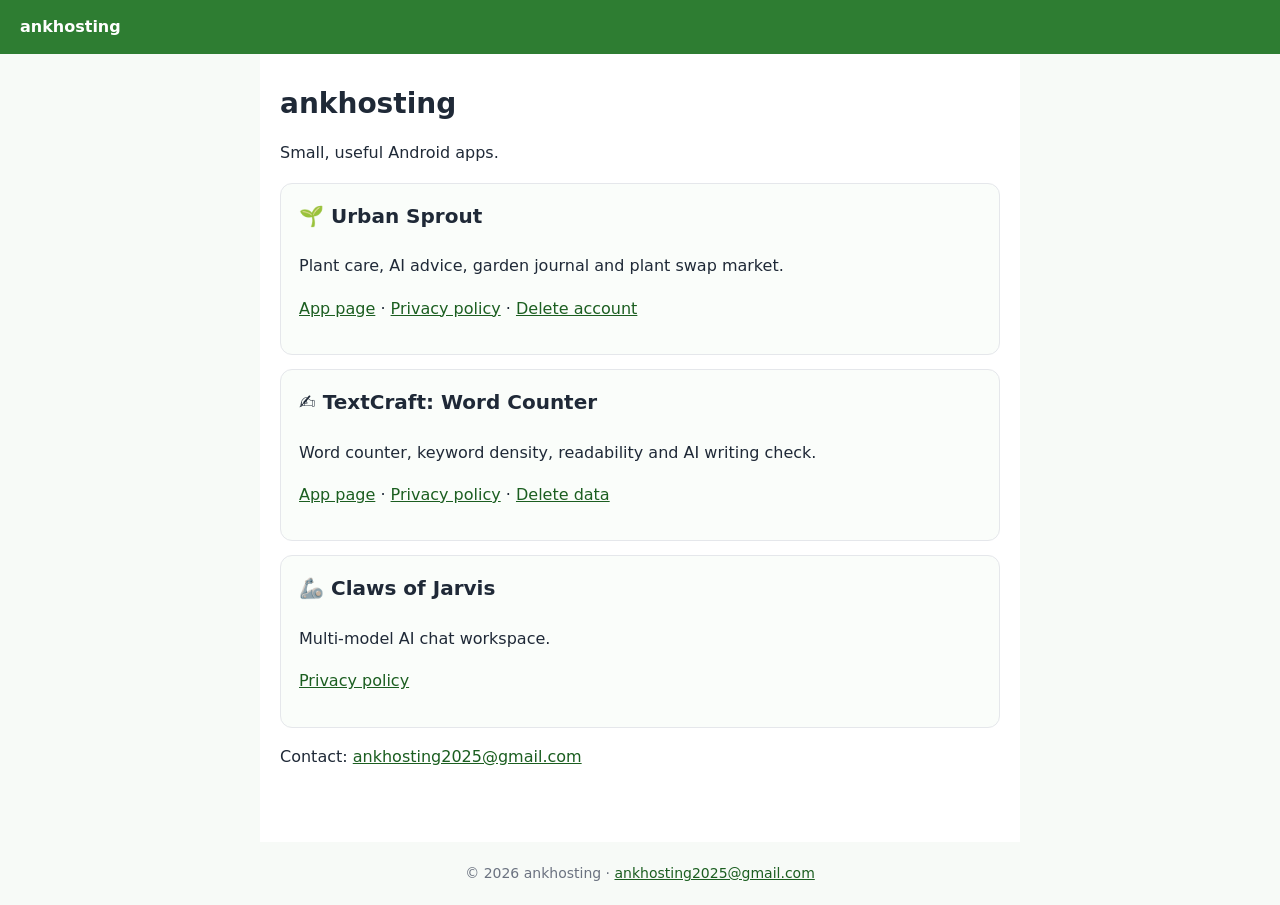
<file: index.html>
<!doctype html>
<html lang="en"><head><meta charset="utf-8"><meta name="viewport" content="width=device-width,initial-scale=1">
<title>ankhosting: Android apps</title><meta name="description" content="ankhosting: Android apps">
<link rel="stylesheet" href="assets/style.css"></head>
<body><header><a href="./">ankhosting</a></header>
<main>
<h1>ankhosting</h1><p>Small, useful Android apps.</p>
<div class="card"><h2 style="margin-top:0;border:0">🌱 Urban Sprout</h2><p>Plant care, AI advice, garden journal and plant swap market.</p><p><a href="urban-sprout/">App page</a> &middot; <a href="urban-sprout/privacy.html">Privacy policy</a> &middot; <a href="urban-sprout/delete-account.html">Delete account</a></p></div>
<div class="card"><h2 style="margin-top:0;border:0">✍️ TextCraft: Word Counter</h2><p>Word counter, keyword density, readability and AI writing check.</p><p><a href="textcraft/">App page</a> &middot; <a href="textcraft/privacy.html">Privacy policy</a> &middot; <a href="textcraft/delete-account.html">Delete data</a></p></div>
<div class="card"><h2 style="margin-top:0;border:0">🦾 Claws of Jarvis</h2><p>Multi-model AI chat workspace.</p><p><a href="claws/privacy.html">Privacy policy</a></p></div>
<p>Contact: <a href="mailto:ankhosting2025@gmail.com">ankhosting2025@gmail.com</a></p>
</main><footer>&copy; 2026 ankhosting · <a href="mailto:ankhosting2025@gmail.com">ankhosting2025@gmail.com</a></footer></body></html>
</file>
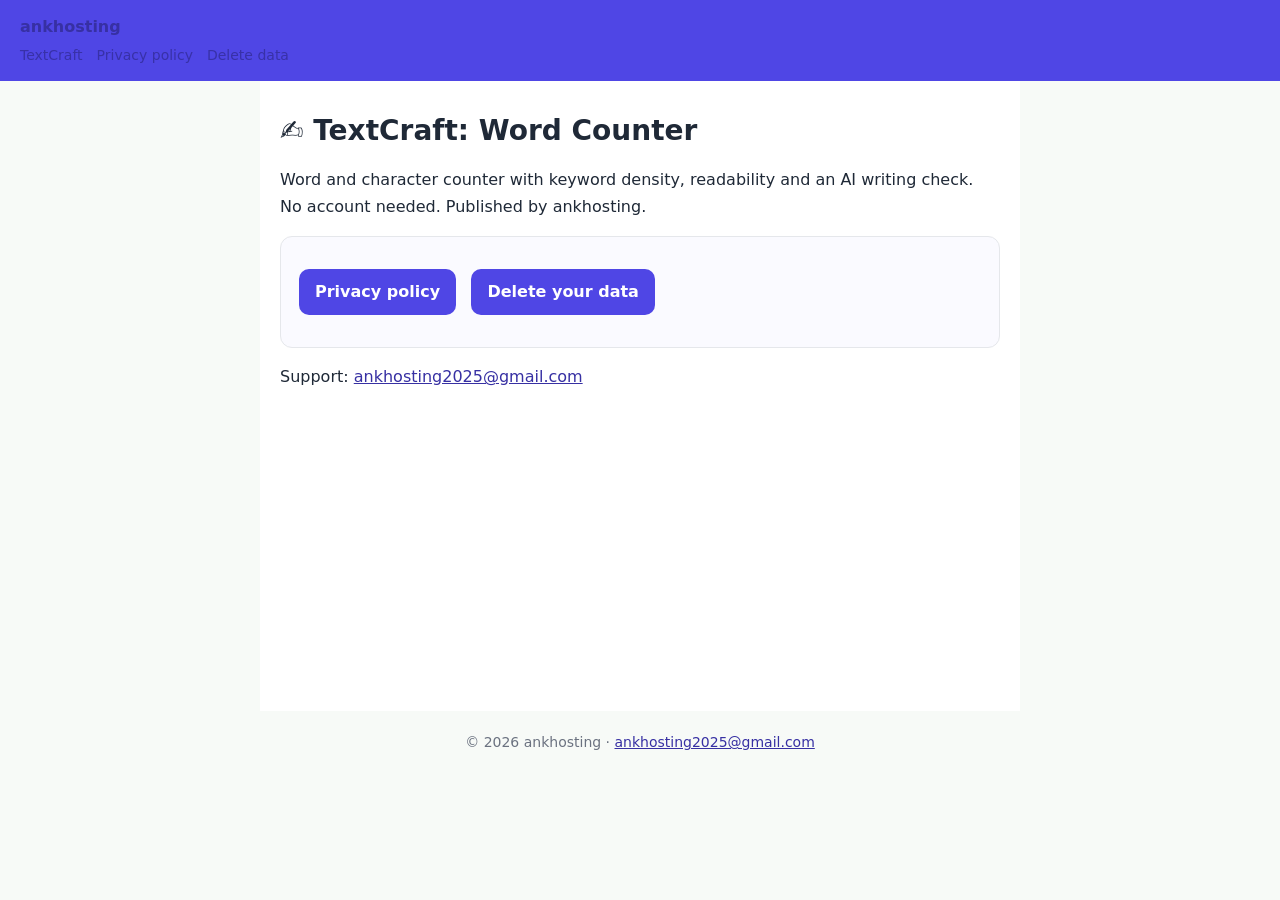
<file: textcraft/index.html>
<!doctype html>
<html lang="en"><head><meta charset="utf-8"><meta name="viewport" content="width=device-width,initial-scale=1">
<title>TextCraft: Word Counter</title><meta name="description" content="TextCraft: Word Counter">
<link rel="stylesheet" href="../assets/style.css"></head>
<body class="tc"><header><a href="../">ankhosting</a><nav><a href="../textcraft/">TextCraft</a><a href="../textcraft/privacy.html">Privacy policy</a><a href="../textcraft/delete-account.html">Delete data</a></nav></header>
<main>
<h1>✍️ TextCraft: Word Counter</h1><p>Word and character counter with keyword density, readability and an AI writing check. No account needed. Published by ankhosting.</p>
<div class="card"><p><a class="btn" href="privacy.html">Privacy policy</a> &nbsp; <a class="btn" href="delete-account.html">Delete your data</a></p></div><p>Support: <a href="mailto:ankhosting2025@gmail.com">ankhosting2025@gmail.com</a></p>
</main><footer>&copy; 2026 ankhosting · <a href="mailto:ankhosting2025@gmail.com">ankhosting2025@gmail.com</a></footer></body></html>
</file>
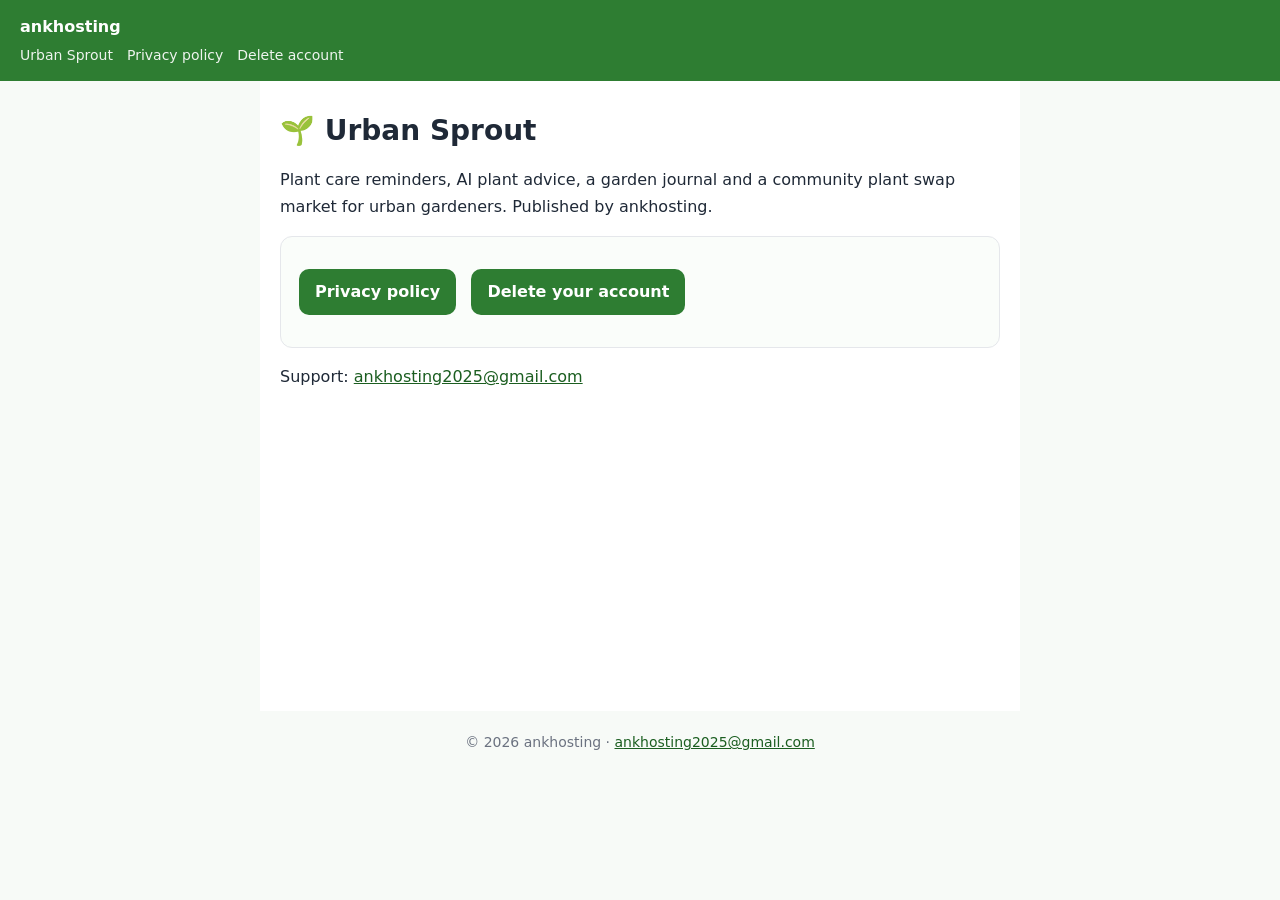
<file: urban-sprout/index.html>
<!doctype html>
<html lang="en"><head><meta charset="utf-8"><meta name="viewport" content="width=device-width,initial-scale=1">
<title>Urban Sprout</title><meta name="description" content="Urban Sprout">
<link rel="stylesheet" href="../assets/style.css"></head>
<body><header><a href="../">ankhosting</a><nav><a href="../urban-sprout/">Urban Sprout</a><a href="../urban-sprout/privacy.html">Privacy policy</a><a href="../urban-sprout/delete-account.html">Delete account</a></nav></header>
<main>
<h1>🌱 Urban Sprout</h1><p>Plant care reminders, AI plant advice, a garden journal and a community plant swap market for urban gardeners. Published by ankhosting.</p>
<div class="card"><p><a class="btn" href="privacy.html">Privacy policy</a> &nbsp; <a class="btn" href="delete-account.html">Delete your account</a></p></div><p>Support: <a href="mailto:ankhosting2025@gmail.com">ankhosting2025@gmail.com</a></p>
</main><footer>&copy; 2026 ankhosting · <a href="mailto:ankhosting2025@gmail.com">ankhosting2025@gmail.com</a></footer></body></html>
</file>
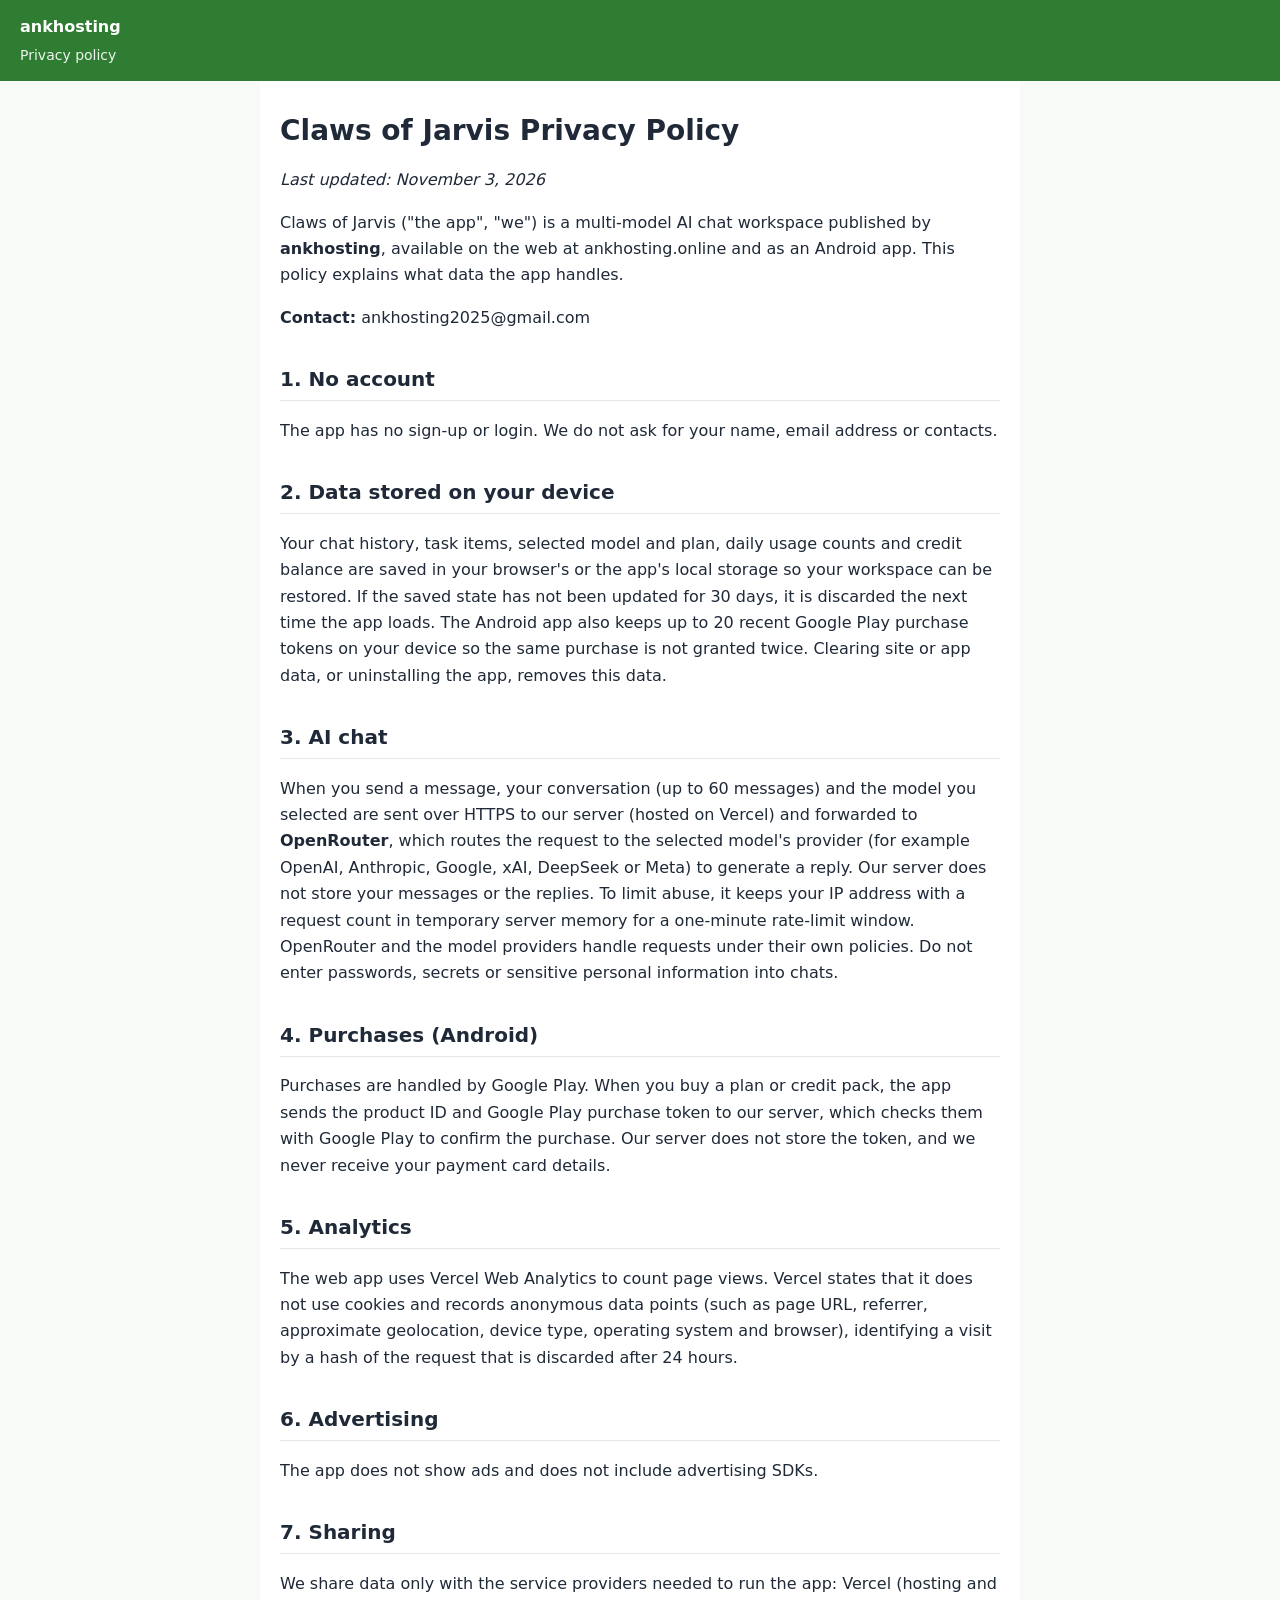
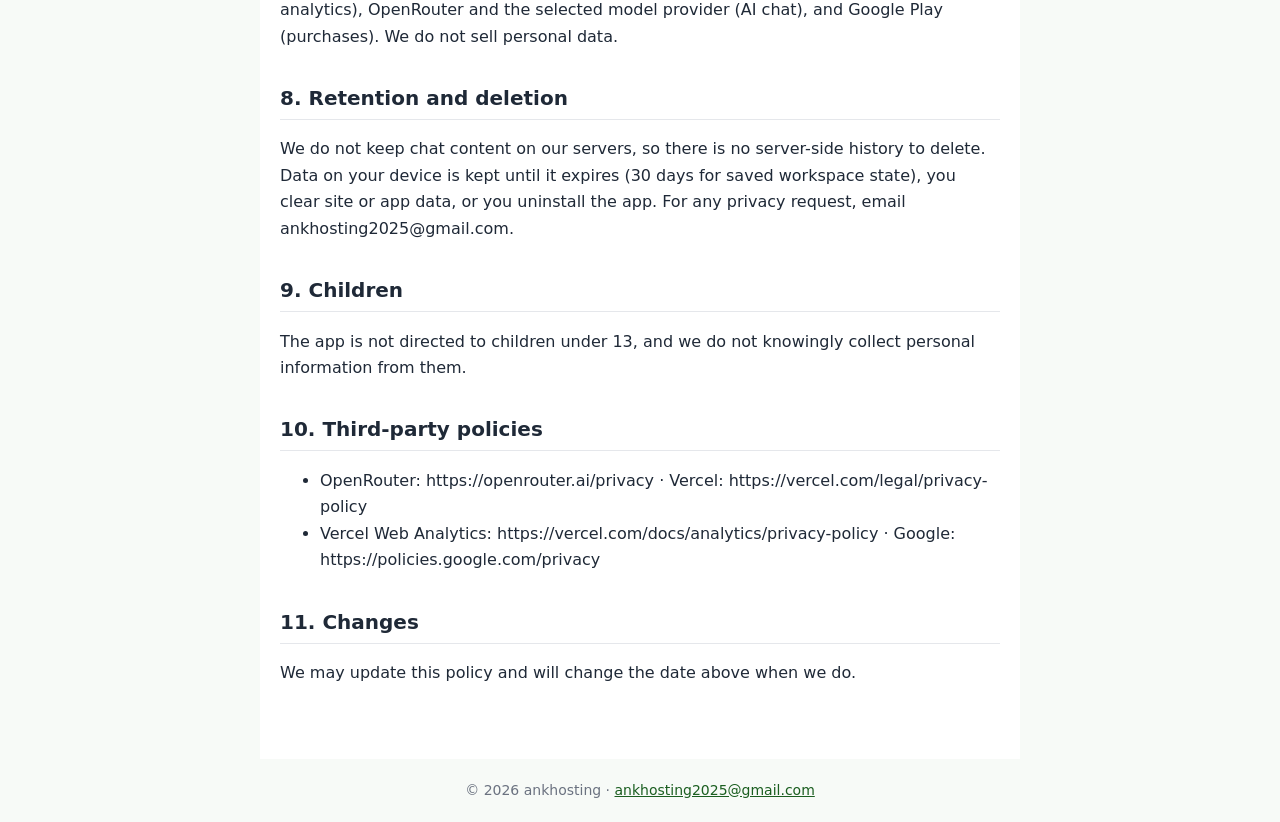
<file: claws/privacy.html>
<!doctype html>
<html lang="en"><head><meta charset="utf-8"><meta name="viewport" content="width=device-width,initial-scale=1">
<title>Claws of Jarvis Privacy Policy</title><meta name="description" content="Privacy policy for the Claws of Jarvis app by ankhosting.">
<link rel="stylesheet" href="../assets/style.css"></head>
<body><header><a href="../">ankhosting</a><nav><a href="../claws/privacy.html">Privacy policy</a></nav></header>
<main>
<h1>Claws of Jarvis Privacy Policy</h1>
<p><em>Last updated: November 3, 2026</em></p>
<p>Claws of Jarvis ("the app", "we") is a multi-model AI chat workspace published by <strong>ankhosting</strong>, available on the web at ankhosting.online and as an Android app. This policy explains what data the app handles.</p>
<p><strong>Contact:</strong> ankhosting2025@gmail.com</p>
<h2>1. No account</h2>
<p>The app has no sign-up or login. We do not ask for your name, email address or contacts.</p>
<h2>2. Data stored on your device</h2>
<p>Your chat history, task items, selected model and plan, daily usage counts and credit balance are saved in your browser's or the app's local storage so your workspace can be restored. If the saved state has not been updated for 30 days, it is discarded the next time the app loads. The Android app also keeps up to 20 recent Google Play purchase tokens on your device so the same purchase is not granted twice. Clearing site or app data, or uninstalling the app, removes this data.</p>
<h2>3. AI chat</h2>
<p>When you send a message, your conversation (up to 60 messages) and the model you selected are sent over HTTPS to our server (hosted on Vercel) and forwarded to <strong>OpenRouter</strong>, which routes the request to the selected model's provider (for example OpenAI, Anthropic, Google, xAI, DeepSeek or Meta) to generate a reply. Our server does not store your messages or the replies. To limit abuse, it keeps your IP address with a request count in temporary server memory for a one-minute rate-limit window. OpenRouter and the model providers handle requests under their own policies. Do not enter passwords, secrets or sensitive personal information into chats.</p>
<h2>4. Purchases (Android)</h2>
<p>Purchases are handled by Google Play. When you buy a plan or credit pack, the app sends the product ID and Google Play purchase token to our server, which checks them with Google Play to confirm the purchase. Our server does not store the token, and we never receive your payment card details.</p>
<h2>5. Analytics</h2>
<p>The web app uses Vercel Web Analytics to count page views. Vercel states that it does not use cookies and records anonymous data points (such as page URL, referrer, approximate geolocation, device type, operating system and browser), identifying a visit by a hash of the request that is discarded after 24 hours.</p>
<h2>6. Advertising</h2>
<p>The app does not show ads and does not include advertising SDKs.</p>
<h2>7. Sharing</h2>
<p>We share data only with the service providers needed to run the app: Vercel (hosting and analytics), OpenRouter and the selected model provider (AI chat), and Google Play (purchases). We do not sell personal data.</p>
<h2>8. Retention and deletion</h2>
<p>We do not keep chat content on our servers, so there is no server-side history to delete. Data on your device is kept until it expires (30 days for saved workspace state), you clear site or app data, or you uninstall the app. For any privacy request, email ankhosting2025@gmail.com.</p>
<h2>9. Children</h2>
<p>The app is not directed to children under 13, and we do not knowingly collect personal information from them.</p>
<h2>10. Third-party policies</h2>
<ul>
<li>OpenRouter: https://openrouter.ai/privacy · Vercel: https://vercel.com/legal/privacy-policy</li>
<li>Vercel Web Analytics: https://vercel.com/docs/analytics/privacy-policy · Google: https://policies.google.com/privacy</li>
</ul>
<h2>11. Changes</h2>
<p>We may update this policy and will change the date above when we do.</p>
</main><footer>&copy; 2026 ankhosting · <a href="mailto:ankhosting2025@gmail.com">ankhosting2025@gmail.com</a></footer></body></html>
</file>
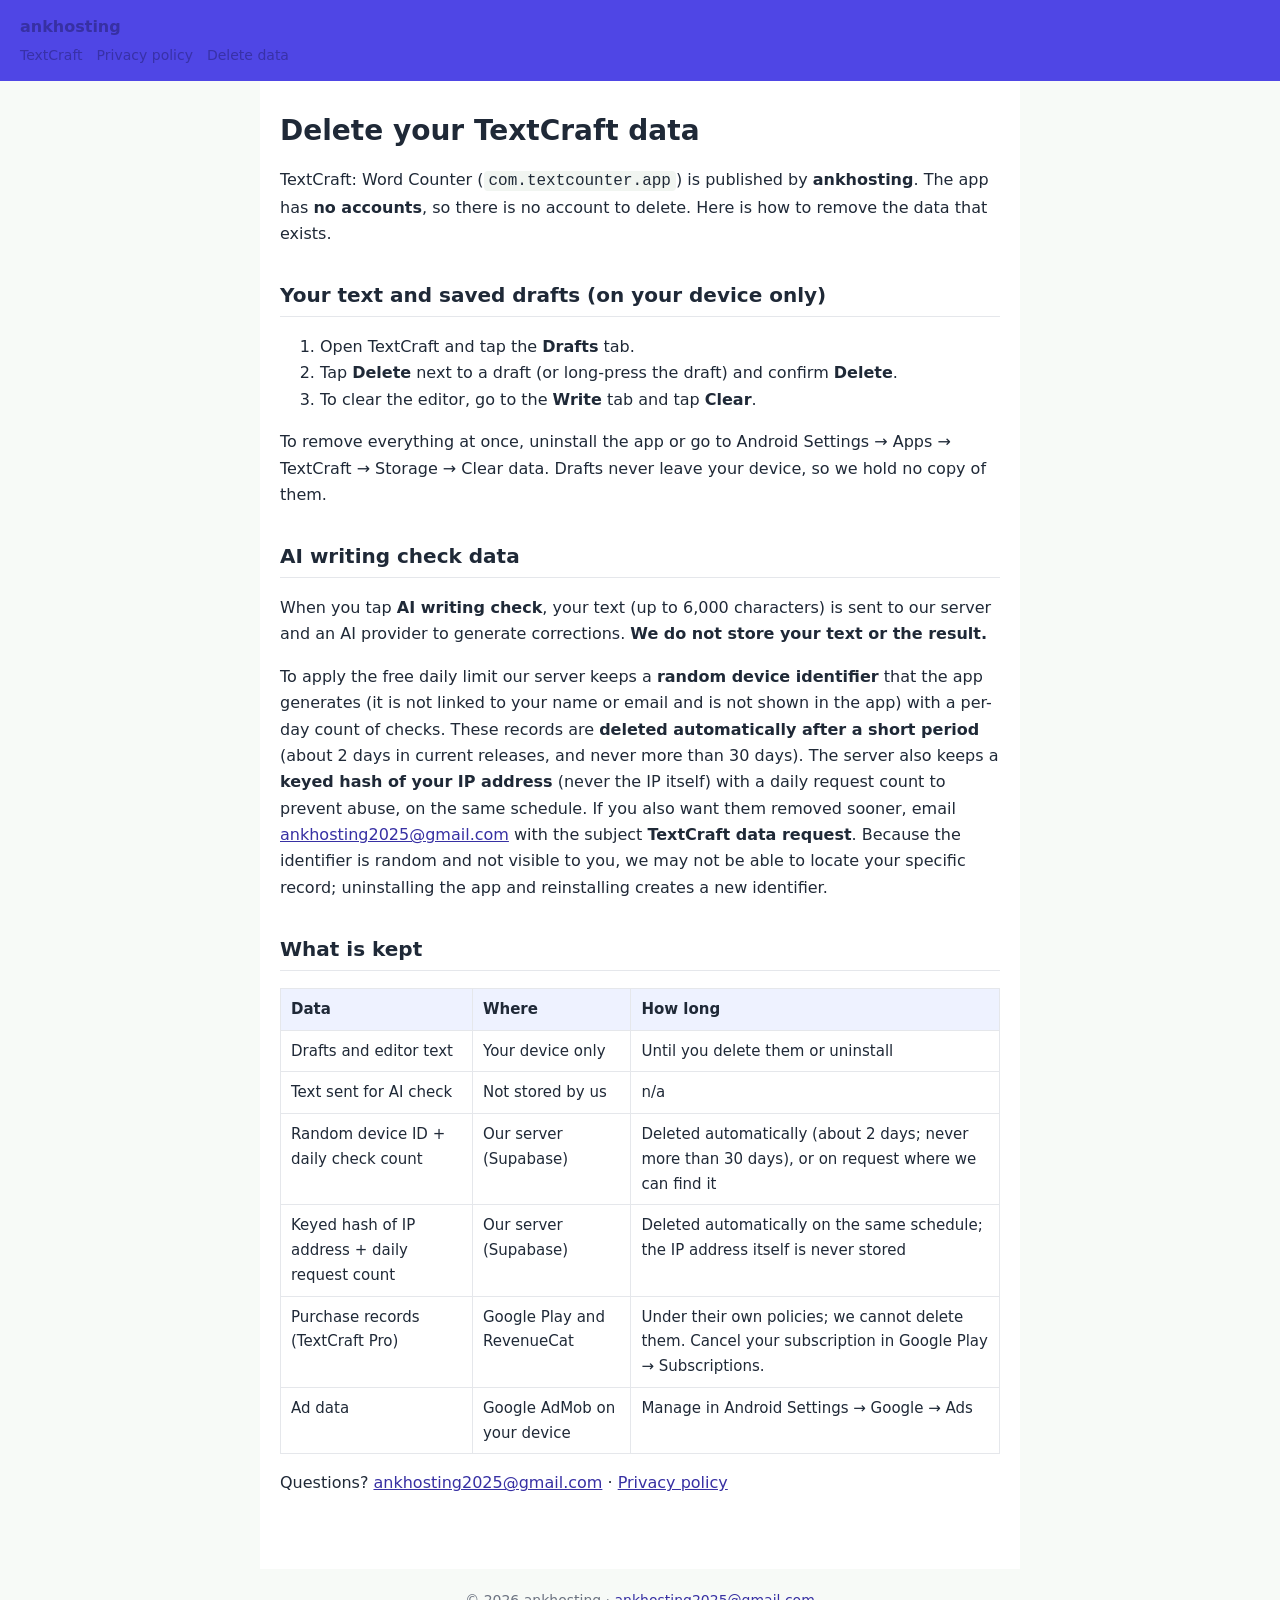
<file: textcraft/delete-account.html>
<!doctype html>
<html lang="en"><head><meta charset="utf-8"><meta name="viewport" content="width=device-width,initial-scale=1">
<title>TextCraft: Word Counter: Delete your data</title><meta name="description" content="How to delete your TextCraft: Word Counter data.">
<link rel="stylesheet" href="../assets/style.css"></head>
<body class="tc"><header><a href="../">ankhosting</a><nav><a href="../textcraft/">TextCraft</a><a href="../textcraft/privacy.html">Privacy policy</a><a href="../textcraft/delete-account.html">Delete data</a></nav></header>
<main>

<h1>Delete your TextCraft data</h1>
<p>TextCraft: Word Counter (<code>com.textcounter.app</code>) is published by <strong>ankhosting</strong>. The app has <strong>no accounts</strong>, so there is no account to delete. Here is how to remove the data that exists.</p>

<h2>Your text and saved drafts (on your device only)</h2>
<ol>
<li>Open TextCraft and tap the <strong>Drafts</strong> tab.</li>
<li>Tap <strong>Delete</strong> next to a draft (or long-press the draft) and confirm <strong>Delete</strong>.</li>
<li>To clear the editor, go to the <strong>Write</strong> tab and tap <strong>Clear</strong>.</li>
</ol>
<p>To remove everything at once, uninstall the app or go to Android Settings &rarr; Apps &rarr; TextCraft &rarr; Storage &rarr; Clear data. Drafts never leave your device, so we hold no copy of them.</p>

<h2>AI writing check data</h2>
<p>When you tap <strong>AI writing check</strong>, your text (up to 6,000 characters) is sent to our server and an AI provider to generate corrections. <strong>We do not store your text or the result.</strong></p>
<p>To apply the free daily limit our server keeps a <strong>random device identifier</strong> that the app generates (it is not linked to your name or email and is not shown in the app) with a per-day count of checks. These records are <strong>deleted automatically after a short period</strong> (about 2 days in current releases, and never more than 30 days). The server also keeps a <strong>keyed hash of your IP address</strong> (never the IP itself) with a daily request count to prevent abuse, on the same schedule. If you also want them removed sooner, email <a href="mailto:ankhosting2025@gmail.com?subject=TextCraft%20data%20request">ankhosting2025@gmail.com</a> with the subject <strong>TextCraft data request</strong>. Because the identifier is random and not visible to you, we may not be able to locate your specific record; uninstalling the app and reinstalling creates a new identifier.</p>

<h2>What is kept</h2>
<table>
<tr><th>Data</th><th>Where</th><th>How long</th></tr>
<tr><td>Drafts and editor text</td><td>Your device only</td><td>Until you delete them or uninstall</td></tr>
<tr><td>Text sent for AI check</td><td>Not stored by us</td><td>n/a</td></tr>
<tr><td>Random device ID + daily check count</td><td>Our server (Supabase)</td><td>Deleted automatically (about 2 days; never more than 30 days), or on request where we can find it</td></tr>
<tr><td>Keyed hash of IP address + daily request count</td><td>Our server (Supabase)</td><td>Deleted automatically on the same schedule; the IP address itself is never stored</td></tr>
<tr><td>Purchase records (TextCraft Pro)</td><td>Google Play and RevenueCat</td><td>Under their own policies; we cannot delete them. Cancel your subscription in Google Play &rarr; Subscriptions.</td></tr>
<tr><td>Ad data</td><td>Google AdMob on your device</td><td>Manage in Android Settings &rarr; Google &rarr; Ads</td></tr>
</table>
<p>Questions? <a href="mailto:ankhosting2025@gmail.com">ankhosting2025@gmail.com</a> &middot; <a href="privacy.html">Privacy policy</a></p>

</main><footer>&copy; 2026 ankhosting · <a href="mailto:ankhosting2025@gmail.com">ankhosting2025@gmail.com</a></footer></body></html>
</file>
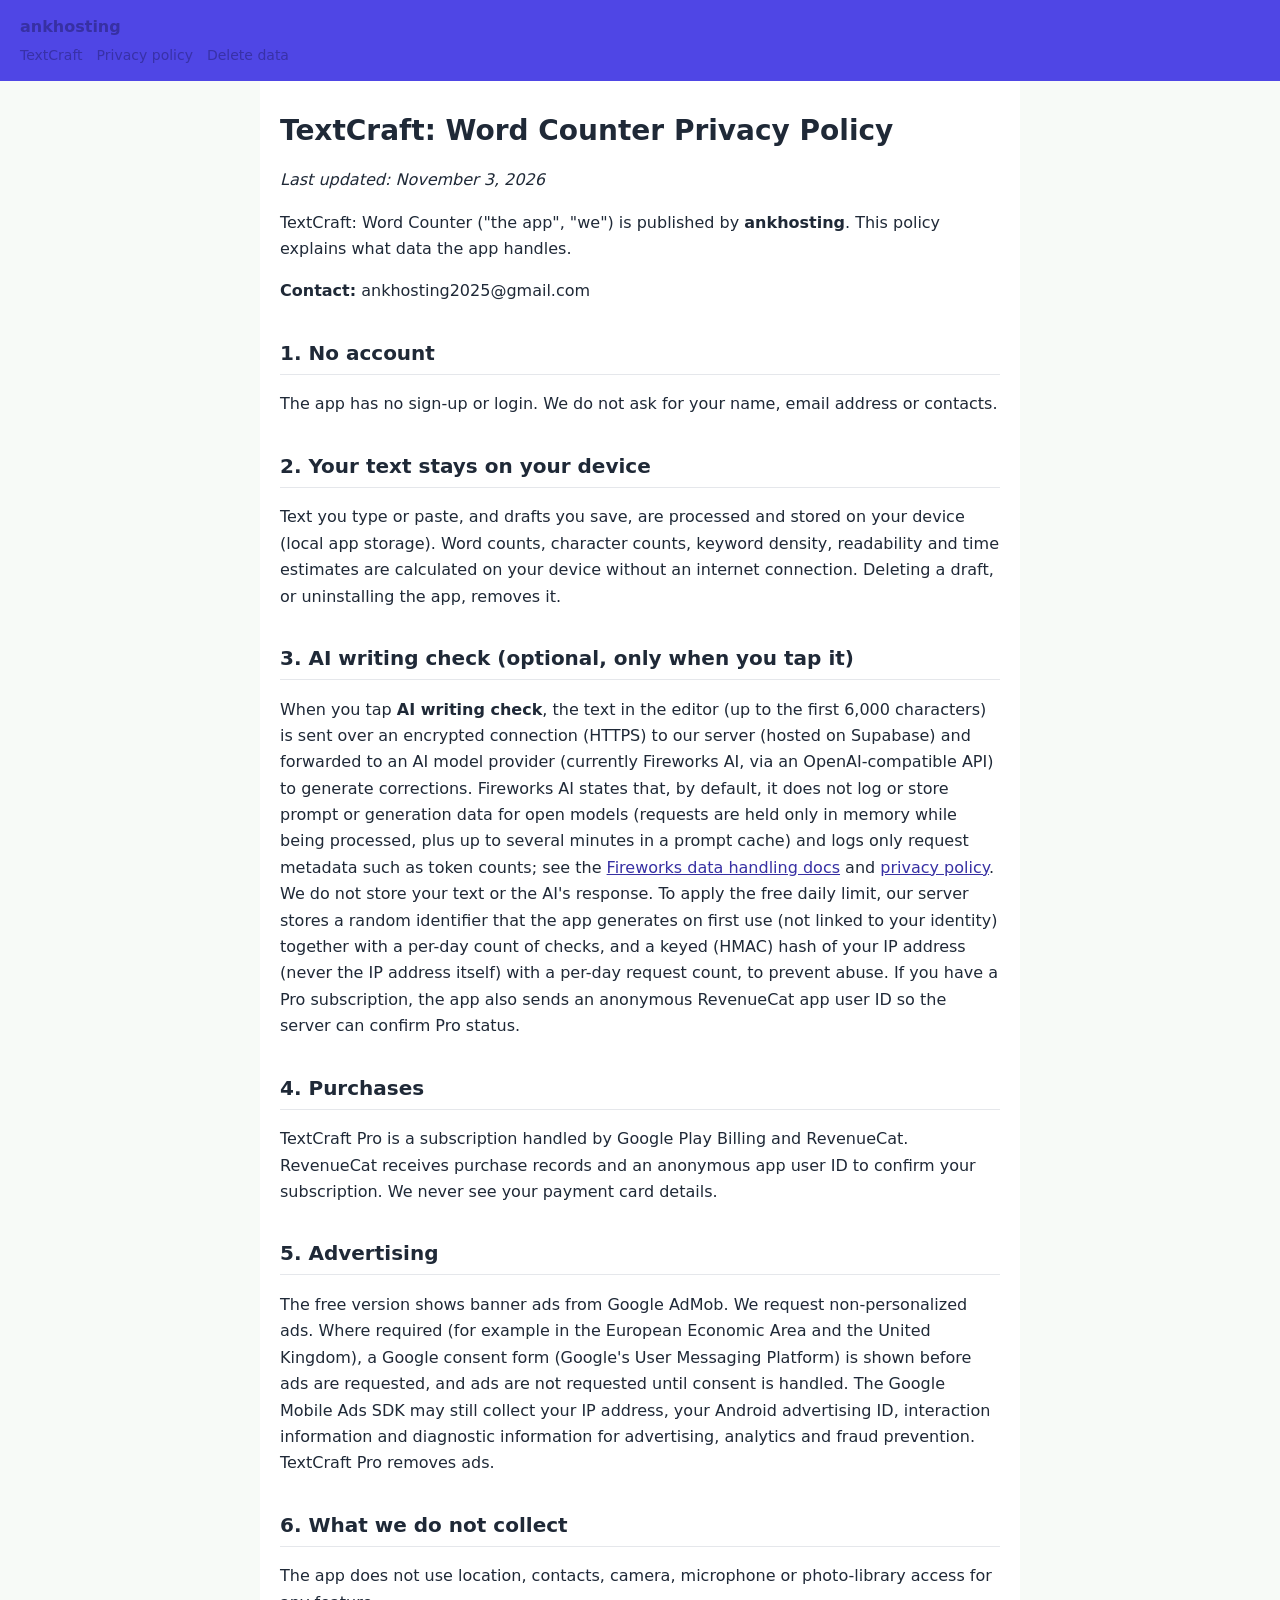
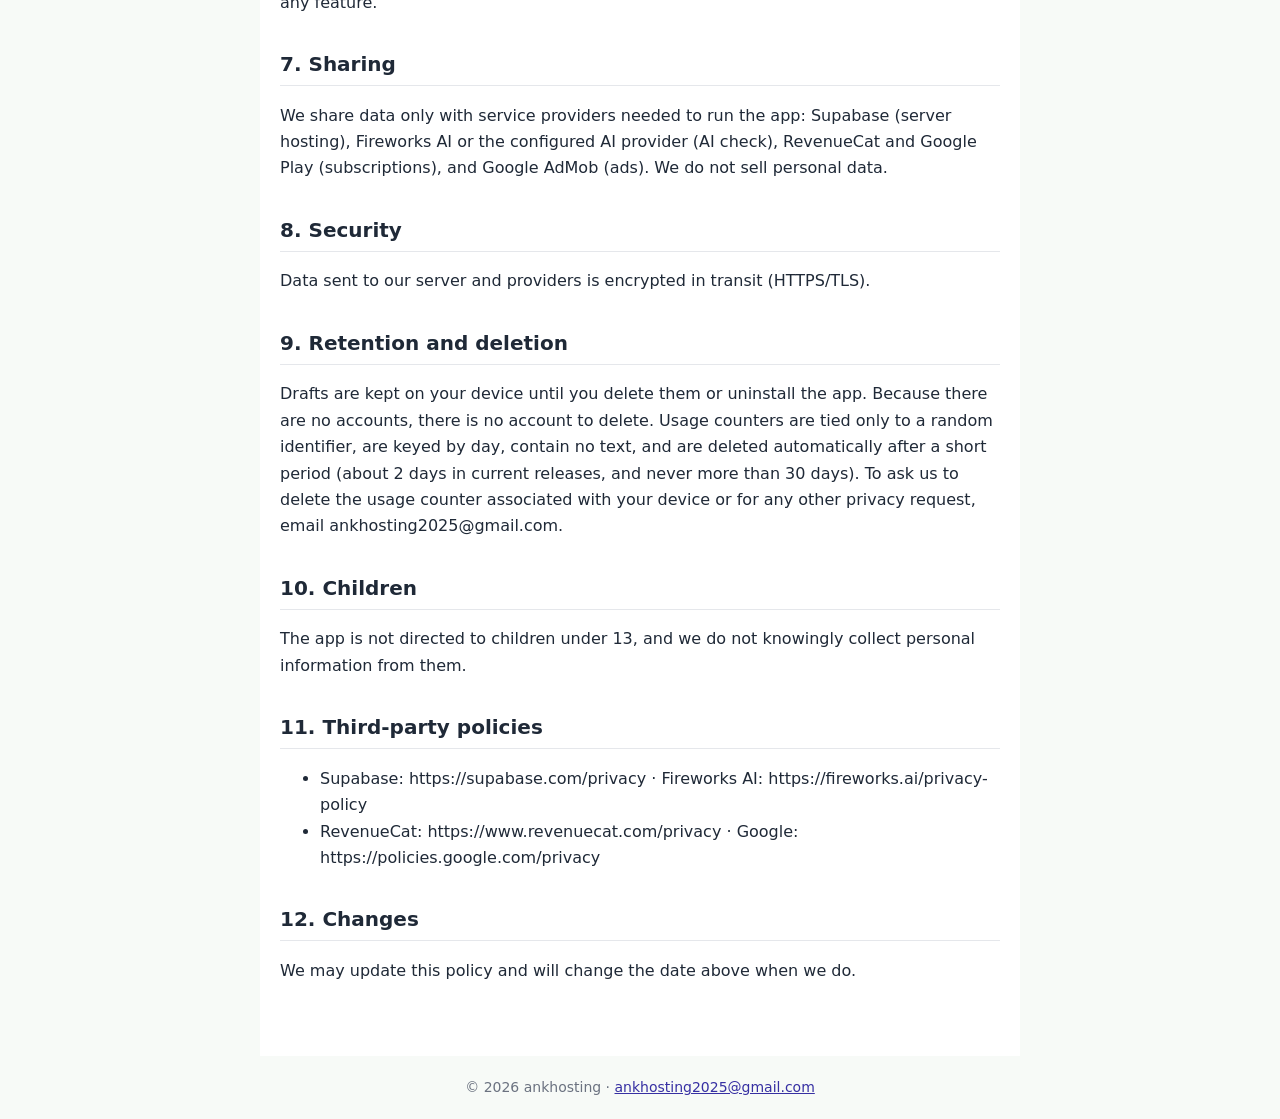
<file: textcraft/privacy.html>
<!doctype html>
<html lang="en"><head><meta charset="utf-8"><meta name="viewport" content="width=device-width,initial-scale=1">
<title>TextCraft: Word Counter Privacy Policy</title><meta name="description" content="Privacy policy for the TextCraft: Word Counter Android app by ankhosting.">
<link rel="stylesheet" href="../assets/style.css"></head>
<body class="tc"><header><a href="../">ankhosting</a><nav><a href="../textcraft/">TextCraft</a><a href="../textcraft/privacy.html">Privacy policy</a><a href="../textcraft/delete-account.html">Delete data</a></nav></header>
<main>
<h1>TextCraft: Word Counter Privacy Policy</h1>
<p><em>Last updated: November 3, 2026</em></p>
<p>TextCraft: Word Counter ("the app", "we") is published by <strong>ankhosting</strong>. This policy explains what data the app handles.</p>
<p><strong>Contact:</strong> ankhosting2025@gmail.com</p>
<h2>1. No account</h2>
<p>The app has no sign-up or login. We do not ask for your name, email address or contacts.</p>
<h2>2. Your text stays on your device</h2>
<p>Text you type or paste, and drafts you save, are processed and stored on your device (local app storage). Word counts, character counts, keyword density, readability and time estimates are calculated on your device without an internet connection. Deleting a draft, or uninstalling the app, removes it.</p>
<h2>3. AI writing check (optional, only when you tap it)</h2>
<p>When you tap <strong>AI writing check</strong>, the text in the editor (up to the first 6,000 characters) is sent over an encrypted connection (HTTPS) to our server (hosted on Supabase) and forwarded to an AI model provider (currently Fireworks AI, via an OpenAI-compatible API) to generate corrections. Fireworks AI states that, by default, it does not log or store prompt or generation data for open models (requests are held only in memory while being processed, plus up to several minutes in a prompt cache) and logs only request metadata such as token counts; see the <a href="https://docs.fireworks.ai/guides/security_compliance/data_handling">Fireworks data handling docs</a> and <a href="https://fireworks.ai/privacy-policy">privacy policy</a>. We do not store your text or the AI's response. To apply the free daily limit, our server stores a random identifier that the app generates on first use (not linked to your identity) together with a per-day count of checks, and a keyed (HMAC) hash of your IP address (never the IP address itself) with a per-day request count, to prevent abuse. If you have a Pro subscription, the app also sends an anonymous RevenueCat app user ID so the server can confirm Pro status.</p>
<h2>4. Purchases</h2>
<p>TextCraft Pro is a subscription handled by Google Play Billing and RevenueCat. RevenueCat receives purchase records and an anonymous app user ID to confirm your subscription. We never see your payment card details.</p>
<h2>5. Advertising</h2>
<p>The free version shows banner ads from Google AdMob. We request non-personalized ads. Where required (for example in the European Economic Area and the United Kingdom), a Google consent form (Google's User Messaging Platform) is shown before ads are requested, and ads are not requested until consent is handled. The Google Mobile Ads SDK may still collect your IP address, your Android advertising ID, interaction information and diagnostic information for advertising, analytics and fraud prevention. TextCraft Pro removes ads.</p>
<h2>6. What we do not collect</h2>
<p>The app does not use location, contacts, camera, microphone or photo-library access for any feature.</p>
<h2>7. Sharing</h2>
<p>We share data only with service providers needed to run the app: Supabase (server hosting), Fireworks AI or the configured AI provider (AI check), RevenueCat and Google Play (subscriptions), and Google AdMob (ads). We do not sell personal data.</p>
<h2>8. Security</h2>
<p>Data sent to our server and providers is encrypted in transit (HTTPS/TLS).</p>
<h2>9. Retention and deletion</h2>
<p>Drafts are kept on your device until you delete them or uninstall the app. Because there are no accounts, there is no account to delete. Usage counters are tied only to a random identifier, are keyed by day, contain no text, and are deleted automatically after a short period (about 2 days in current releases, and never more than 30 days). To ask us to delete the usage counter associated with your device or for any other privacy request, email ankhosting2025@gmail.com.</p>
<h2>10. Children</h2>
<p>The app is not directed to children under 13, and we do not knowingly collect personal information from them.</p>
<h2>11. Third-party policies</h2>
<ul>
<li>Supabase: https://supabase.com/privacy · Fireworks AI: https://fireworks.ai/privacy-policy</li>
<li>RevenueCat: https://www.revenuecat.com/privacy · Google: https://policies.google.com/privacy</li>
</ul>
<h2>12. Changes</h2>
<p>We may update this policy and will change the date above when we do.</p>
</main><footer>&copy; 2026 ankhosting · <a href="mailto:ankhosting2025@gmail.com">ankhosting2025@gmail.com</a></footer></body></html>
</file>
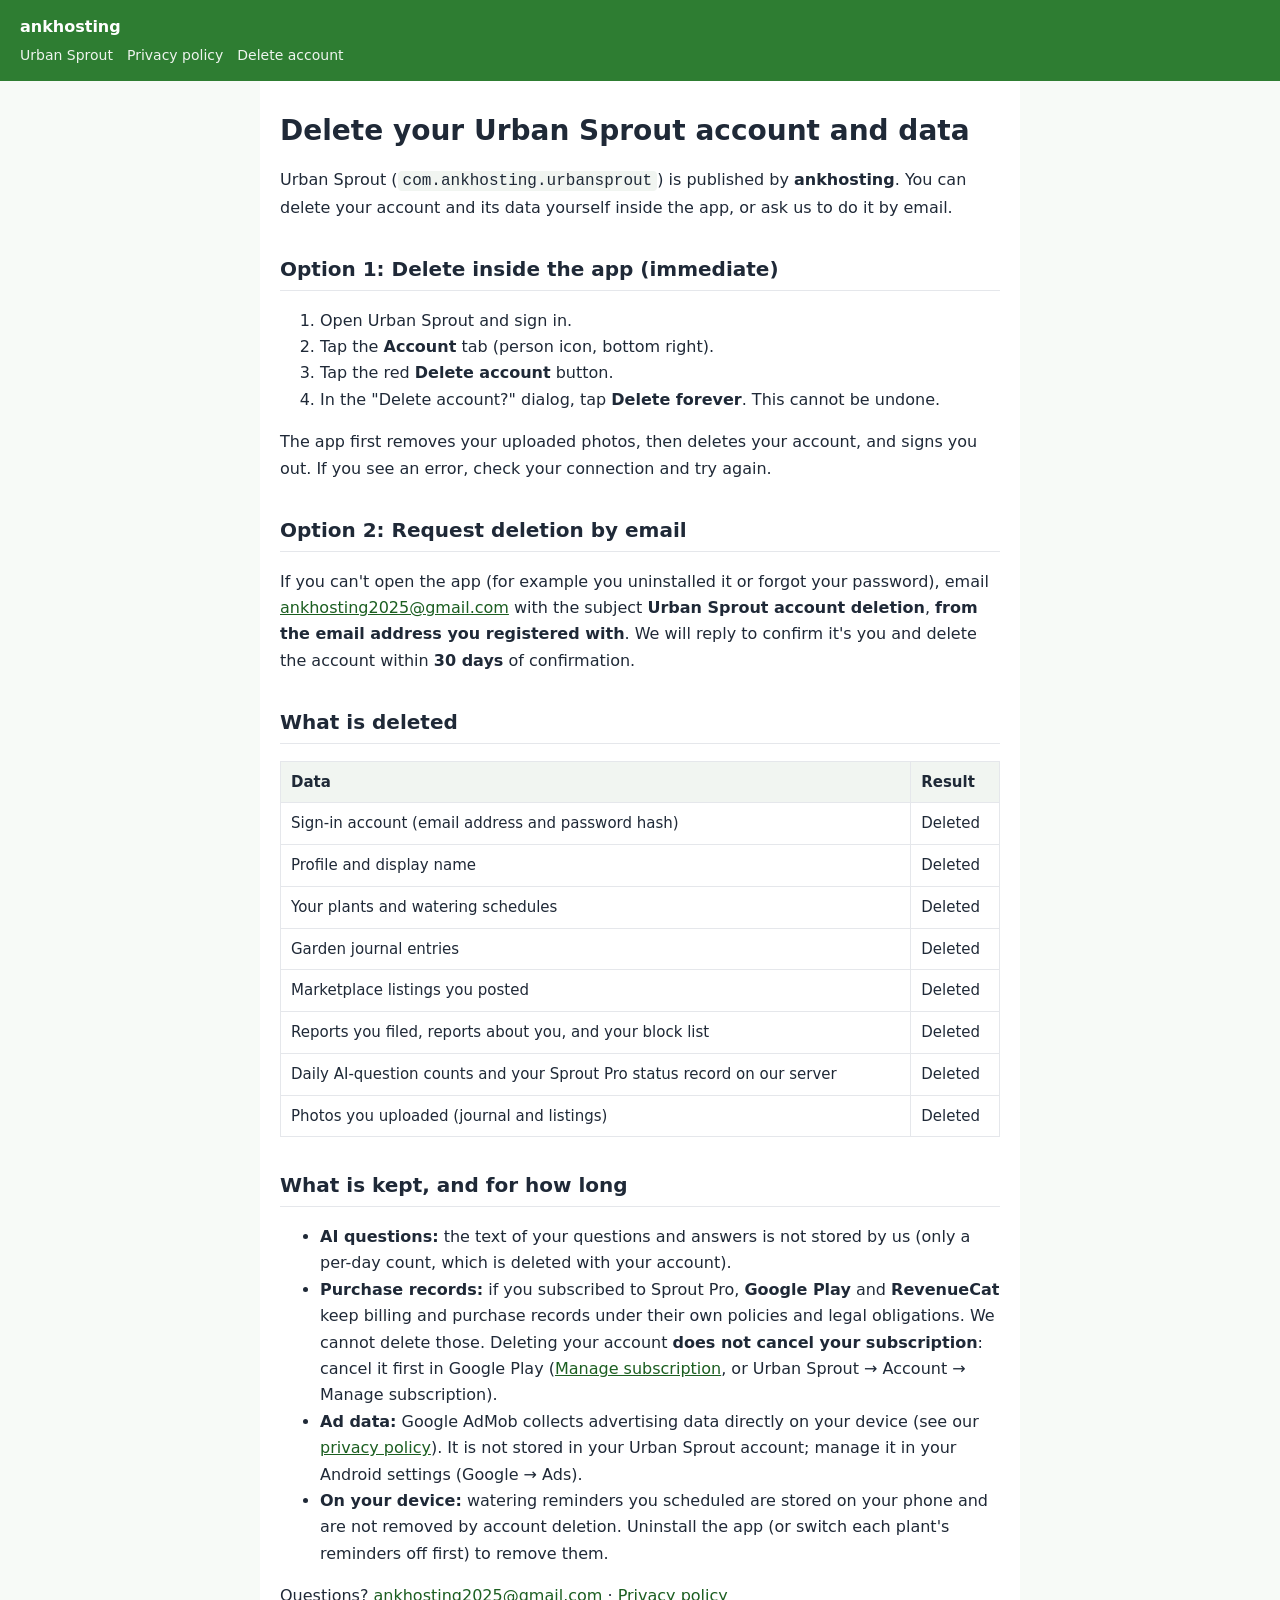
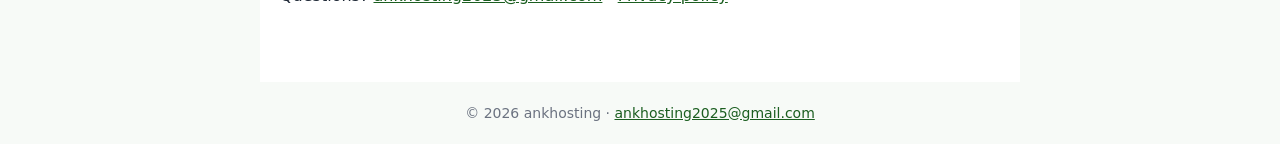
<file: urban-sprout/delete-account.html>
<!doctype html>
<html lang="en"><head><meta charset="utf-8"><meta name="viewport" content="width=device-width,initial-scale=1">
<title>Urban Sprout: Delete your account and data</title><meta name="description" content="How to delete your Urban Sprout account and data.">
<link rel="stylesheet" href="../assets/style.css"></head>
<body><header><a href="../">ankhosting</a><nav><a href="../urban-sprout/">Urban Sprout</a><a href="../urban-sprout/privacy.html">Privacy policy</a><a href="../urban-sprout/delete-account.html">Delete account</a></nav></header>
<main>

<h1>Delete your Urban Sprout account and data</h1>
<p>Urban Sprout (<code>com.ankhosting.urbansprout</code>) is published by <strong>ankhosting</strong>. You can delete your account and its data yourself inside the app, or ask us to do it by email.</p>

<h2>Option 1: Delete inside the app (immediate)</h2>
<ol>
<li>Open Urban Sprout and sign in.</li>
<li>Tap the <strong>Account</strong> tab (person icon, bottom right).</li>
<li>Tap the red <strong>Delete account</strong> button.</li>
<li>In the "Delete account?" dialog, tap <strong>Delete forever</strong>. This cannot be undone.</li>
</ol>
<p>The app first removes your uploaded photos, then deletes your account, and signs you out. If you see an error, check your connection and try again.</p>

<h2>Option 2: Request deletion by email</h2>
<p>If you can't open the app (for example you uninstalled it or forgot your password), email <a href="mailto:ankhosting2025@gmail.com?subject=Urban%20Sprout%20account%20deletion">ankhosting2025@gmail.com</a> with the subject <strong>Urban Sprout account deletion</strong>, <strong>from the email address you registered with</strong>. We will reply to confirm it's you and delete the account within <strong>30 days</strong> of confirmation.</p>

<h2>What is deleted</h2>
<table>
<tr><th>Data</th><th>Result</th></tr>
<tr><td>Sign-in account (email address and password hash)</td><td>Deleted</td></tr>
<tr><td>Profile and display name</td><td>Deleted</td></tr>
<tr><td>Your plants and watering schedules</td><td>Deleted</td></tr>
<tr><td>Garden journal entries</td><td>Deleted</td></tr>
<tr><td>Marketplace listings you posted</td><td>Deleted</td></tr>
<tr><td>Reports you filed, reports about you, and your block list</td><td>Deleted</td></tr>
<tr><td>Daily AI-question counts and your Sprout Pro status record on our server</td><td>Deleted</td></tr>
<tr><td>Photos you uploaded (journal and listings)</td><td>Deleted</td></tr>
</table>

<h2>What is kept, and for how long</h2>
<ul>
<li><strong>AI questions:</strong> the text of your questions and answers is not stored by us (only a per-day count, which is deleted with your account).</li>
<li><strong>Purchase records:</strong> if you subscribed to Sprout Pro, <strong>Google Play</strong> and <strong>RevenueCat</strong> keep billing and purchase records under their own policies and legal obligations. We cannot delete those. Deleting your account <strong>does not cancel your subscription</strong>: cancel it first in Google Play (<a href="https://play.google.com/store/account/subscriptions?package=com.ankhosting.urbansprout">Manage subscription</a>, or Urban Sprout &rarr; Account &rarr; Manage subscription).</li>
<li><strong>Ad data:</strong> Google AdMob collects advertising data directly on your device (see our <a href="privacy.html">privacy policy</a>). It is not stored in your Urban Sprout account; manage it in your Android settings (Google &rarr; Ads).</li>
<li><strong>On your device:</strong> watering reminders you scheduled are stored on your phone and are not removed by account deletion. Uninstall the app (or switch each plant's reminders off first) to remove them.</li>
</ul>
<p>Questions? <a href="mailto:ankhosting2025@gmail.com">ankhosting2025@gmail.com</a> &middot; <a href="privacy.html">Privacy policy</a></p>

</main><footer>&copy; 2026 ankhosting · <a href="mailto:ankhosting2025@gmail.com">ankhosting2025@gmail.com</a></footer></body></html>
</file>
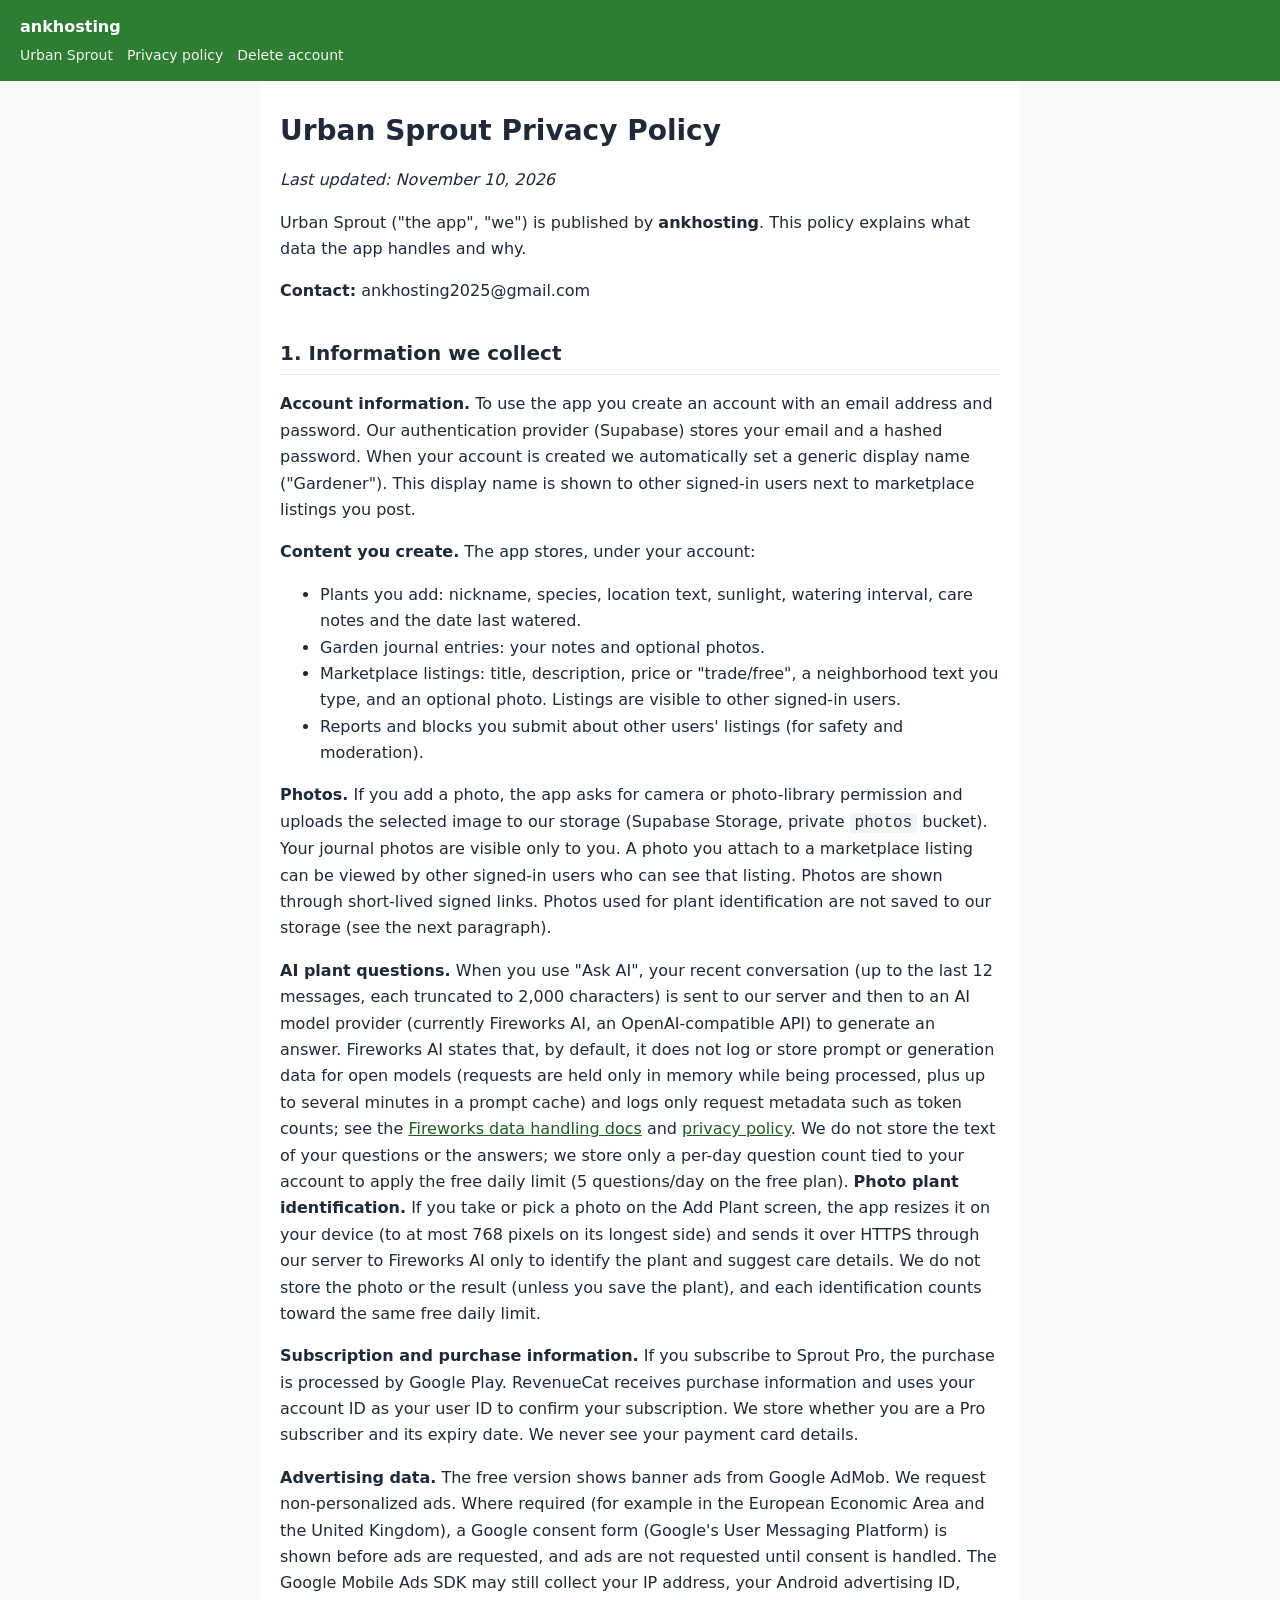
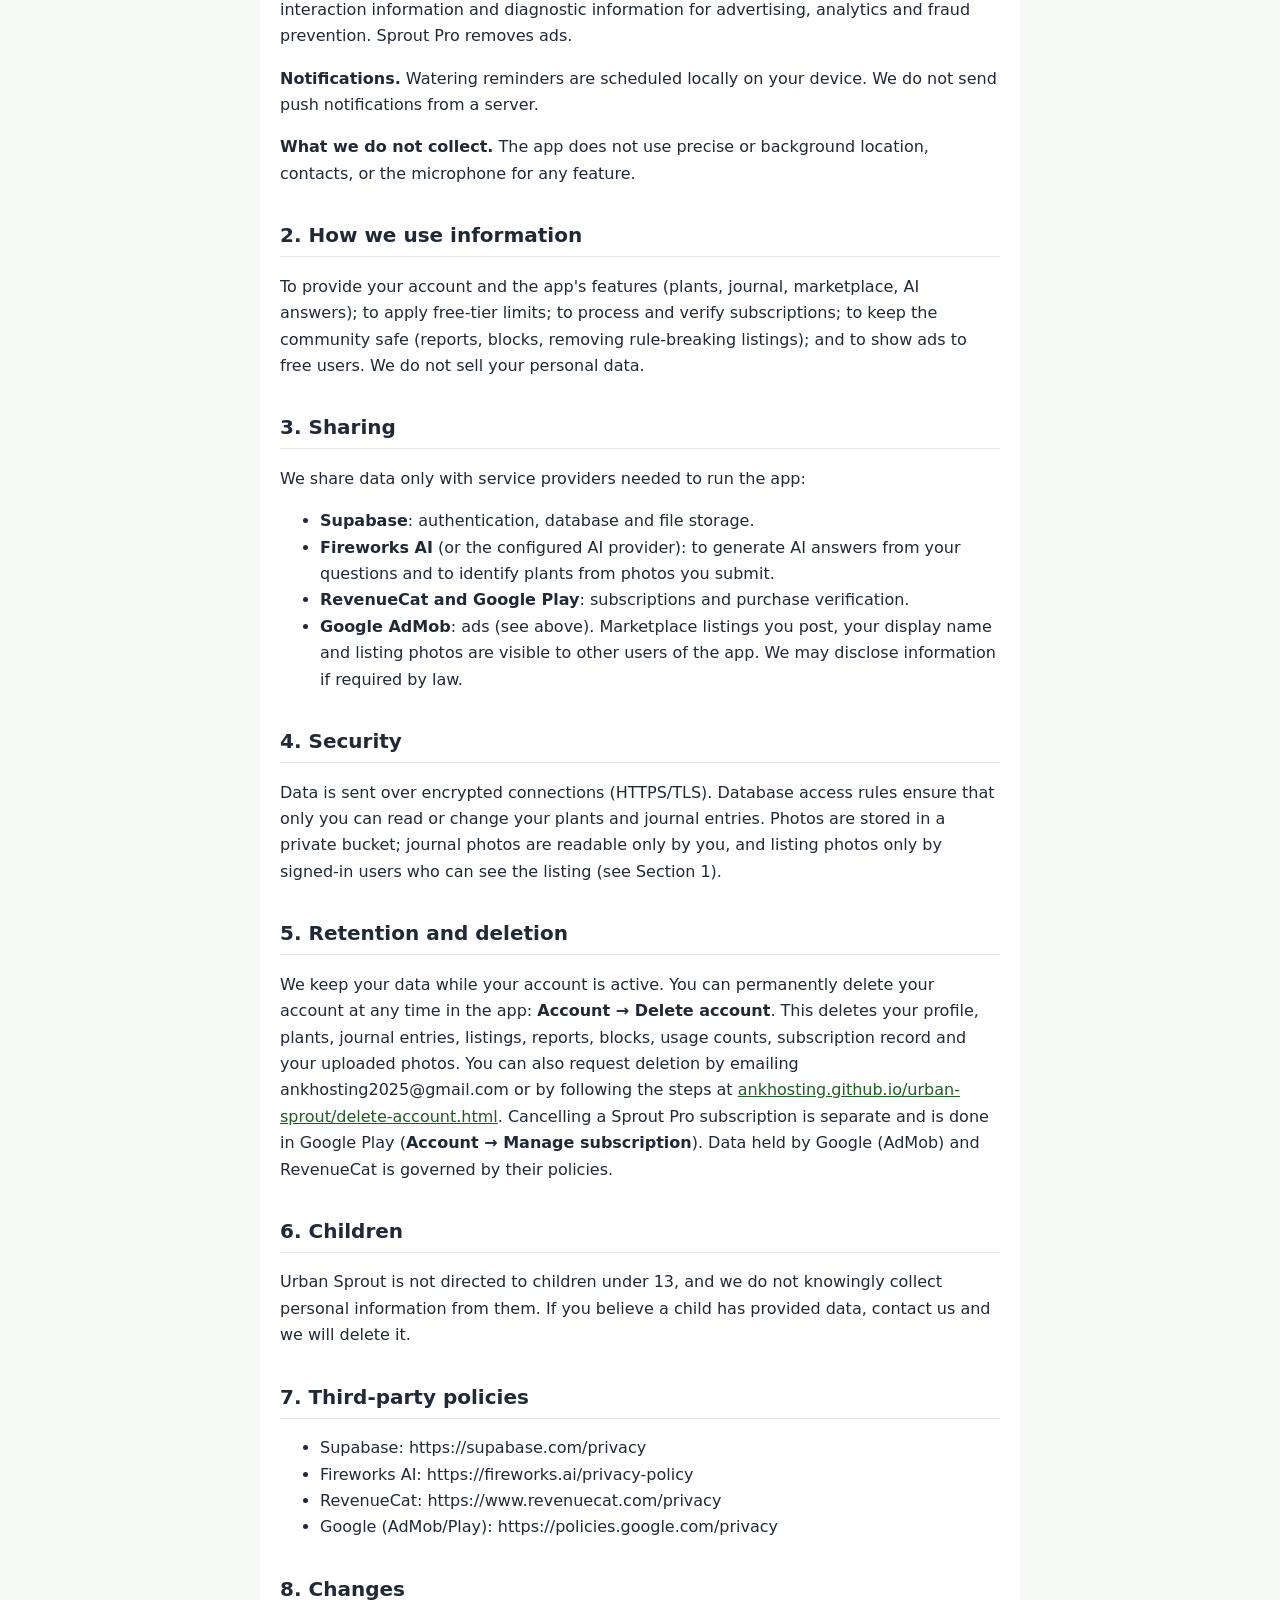
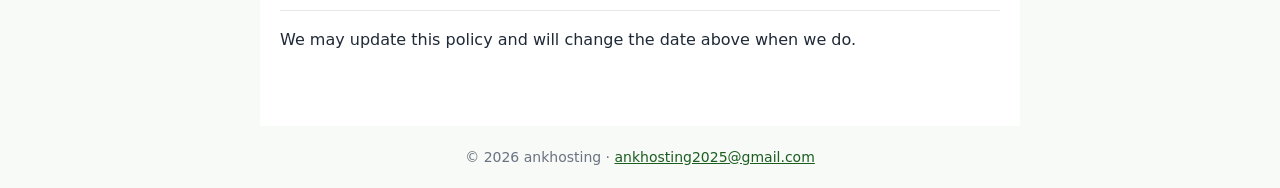
<file: urban-sprout/privacy.html>
<!doctype html>
<html lang="en"><head><meta charset="utf-8"><meta name="viewport" content="width=device-width,initial-scale=1">
<title>Urban Sprout Privacy Policy</title><meta name="description" content="Privacy policy for the Urban Sprout Android app by ankhosting.">
<link rel="stylesheet" href="../assets/style.css"></head>
<body><header><a href="../">ankhosting</a><nav><a href="../urban-sprout/">Urban Sprout</a><a href="../urban-sprout/privacy.html">Privacy policy</a><a href="../urban-sprout/delete-account.html">Delete account</a></nav></header>
<main>
<h1>Urban Sprout Privacy Policy</h1>
<p><em>Last updated: November 10, 2026</em></p>
<p>Urban Sprout ("the app", "we") is published by <strong>ankhosting</strong>. This policy explains what data the app handles and why.</p>
<p><strong>Contact:</strong> ankhosting2025@gmail.com</p>
<h2>1. Information we collect</h2>
<p><strong>Account information.</strong> To use the app you create an account with an email address and password. Our authentication provider (Supabase) stores your email and a hashed password. When your account is created we automatically set a generic display name ("Gardener"). This display name is shown to other signed-in users next to marketplace listings you post.</p>
<p><strong>Content you create.</strong> The app stores, under your account:</p>
<ul>
<li>Plants you add: nickname, species, location text, sunlight, watering interval, care notes and the date last watered.</li>
<li>Garden journal entries: your notes and optional photos.</li>
<li>Marketplace listings: title, description, price or "trade/free", a neighborhood text you type, and an optional photo. Listings are visible to other signed-in users.</li>
<li>Reports and blocks you submit about other users' listings (for safety and moderation).</li>
</ul>
<p><strong>Photos.</strong> If you add a photo, the app asks for camera or photo-library permission and uploads the selected image to our storage (Supabase Storage, private <code>photos</code> bucket). Your journal photos are visible only to you. A photo you attach to a marketplace listing can be viewed by other signed-in users who can see that listing. Photos are shown through short-lived signed links. Photos used for plant identification are not saved to our storage (see the next paragraph).</p>
<p><strong>AI plant questions.</strong> When you use "Ask AI", your recent conversation (up to the last 12 messages, each truncated to 2,000 characters) is sent to our server and then to an AI model provider (currently Fireworks AI, an OpenAI-compatible API) to generate an answer. Fireworks AI states that, by default, it does not log or store prompt or generation data for open models (requests are held only in memory while being processed, plus up to several minutes in a prompt cache) and logs only request metadata such as token counts; see the <a href="https://docs.fireworks.ai/guides/security_compliance/data_handling">Fireworks data handling docs</a> and <a href="https://fireworks.ai/privacy-policy">privacy policy</a>. We do not store the text of your questions or the answers; we store only a per-day question count tied to your account to apply the free daily limit (5 questions/day on the free plan). <strong>Photo plant identification.</strong> If you take or pick a photo on the Add Plant screen, the app resizes it on your device (to at most 768 pixels on its longest side) and sends it over HTTPS through our server to Fireworks AI only to identify the plant and suggest care details. We do not store the photo or the result (unless you save the plant), and each identification counts toward the same free daily limit.</p>
<p><strong>Subscription and purchase information.</strong> If you subscribe to Sprout Pro, the purchase is processed by Google Play. RevenueCat receives purchase information and uses your account ID as your user ID to confirm your subscription. We store whether you are a Pro subscriber and its expiry date. We never see your payment card details.</p>
<p><strong>Advertising data.</strong> The free version shows banner ads from Google AdMob. We request non-personalized ads. Where required (for example in the European Economic Area and the United Kingdom), a Google consent form (Google's User Messaging Platform) is shown before ads are requested, and ads are not requested until consent is handled. The Google Mobile Ads SDK may still collect your IP address, your Android advertising ID, interaction information and diagnostic information for advertising, analytics and fraud prevention. Sprout Pro removes ads.</p>
<p><strong>Notifications.</strong> Watering reminders are scheduled locally on your device. We do not send push notifications from a server.</p>
<p><strong>What we do not collect.</strong> The app does not use precise or background location, contacts, or the microphone for any feature.</p>
<h2>2. How we use information</h2>
<p>To provide your account and the app's features (plants, journal, marketplace, AI answers); to apply free-tier limits; to process and verify subscriptions; to keep the community safe (reports, blocks, removing rule-breaking listings); and to show ads to free users. We do not sell your personal data.</p>
<h2>3. Sharing</h2>
<p>We share data only with service providers needed to run the app:</p>
<ul>
<li><strong>Supabase</strong>: authentication, database and file storage.</li>
<li><strong>Fireworks AI</strong> (or the configured AI provider): to generate AI answers from your questions and to identify plants from photos you submit.</li>
<li><strong>RevenueCat and Google Play</strong>: subscriptions and purchase verification.</li>
<li><strong>Google AdMob</strong>: ads (see above).
Marketplace listings you post, your display name and listing photos are visible to other users of the app. We may disclose information if required by law.</li>
</ul>
<h2>4. Security</h2>
<p>Data is sent over encrypted connections (HTTPS/TLS). Database access rules ensure that only you can read or change your plants and journal entries. Photos are stored in a private bucket; journal photos are readable only by you, and listing photos only by signed-in users who can see the listing (see Section 1).</p>
<h2>5. Retention and deletion</h2>
<p>We keep your data while your account is active. You can permanently delete your account at any time in the app: <strong>Account → Delete account</strong>. This deletes your profile, plants, journal entries, listings, reports, blocks, usage counts, subscription record and your uploaded photos. You can also request deletion by emailing ankhosting2025@gmail.com or by following the steps at <a href="https://ankhosting.github.io/urban-sprout/delete-account.html">ankhosting.github.io/urban-sprout/delete-account.html</a>. Cancelling a Sprout Pro subscription is separate and is done in Google Play (<strong>Account → Manage subscription</strong>). Data held by Google (AdMob) and RevenueCat is governed by their policies.</p>
<h2>6. Children</h2>
<p>Urban Sprout is not directed to children under 13, and we do not knowingly collect personal information from them. If you believe a child has provided data, contact us and we will delete it.</p>
<h2>7. Third-party policies</h2>
<ul>
<li>Supabase: https://supabase.com/privacy</li>
<li>Fireworks AI: https://fireworks.ai/privacy-policy</li>
<li>RevenueCat: https://www.revenuecat.com/privacy</li>
<li>Google (AdMob/Play): https://policies.google.com/privacy</li>
</ul>
<h2>8. Changes</h2>
<p>We may update this policy and will change the date above when we do.</p>
</main><footer>&copy; 2026 ankhosting · <a href="mailto:ankhosting2025@gmail.com">ankhosting2025@gmail.com</a></footer></body></html>
</file>
<file: assets/style.css>
:root{--g:#2E7D32;--t:#1f2937;--m:#6b7280;--bg:#f7faf7}
*{box-sizing:border-box}body{margin:0;font:16px/1.65 system-ui,-apple-system,Segoe UI,Roboto,sans-serif;color:var(--t);background:var(--bg)}
header{background:var(--g);color:#fff;padding:14px 20px}header a{color:#fff;text-decoration:none;font-weight:700}
header nav{margin-top:4px;font-size:14px}header nav a{font-weight:500;margin-right:14px;opacity:.92}
main{max-width:760px;margin:0 auto;padding:24px 20px 56px;background:#fff;min-height:70vh}
h1{font-size:28px;line-height:1.25;margin-top:8px}h2{font-size:20px;margin-top:32px;border-bottom:1px solid #e5e7eb;padding-bottom:4px}
a{color:#1b5e20}code{background:#f1f5f1;padding:1px 5px;border-radius:4px}
table{border-collapse:collapse;width:100%;margin:12px 0}th,td{border:1px solid #e5e7eb;padding:8px 10px;text-align:left;vertical-align:top;font-size:15px}th{background:#f1f5f1}
.card{border:1px solid #e5e7eb;border-radius:12px;padding:16px 18px;margin:14px 0;background:#fafdfa}.tc .card{background:#fafaff}
.btn{display:inline-block;background:var(--g);color:#fff!important;padding:10px 16px;border-radius:10px;text-decoration:none;font-weight:600}
.note{background:#fff8e1;border:1px solid #ffe082;border-radius:10px;padding:10px 14px}
footer{text-align:center;color:var(--m);font-size:14px;padding:20px}
body.tc header{background:#4F46E5}body.tc{--g:#4F46E5}body.tc a{color:#3730A3}body.tc th{background:#eef2ff}
</file>
